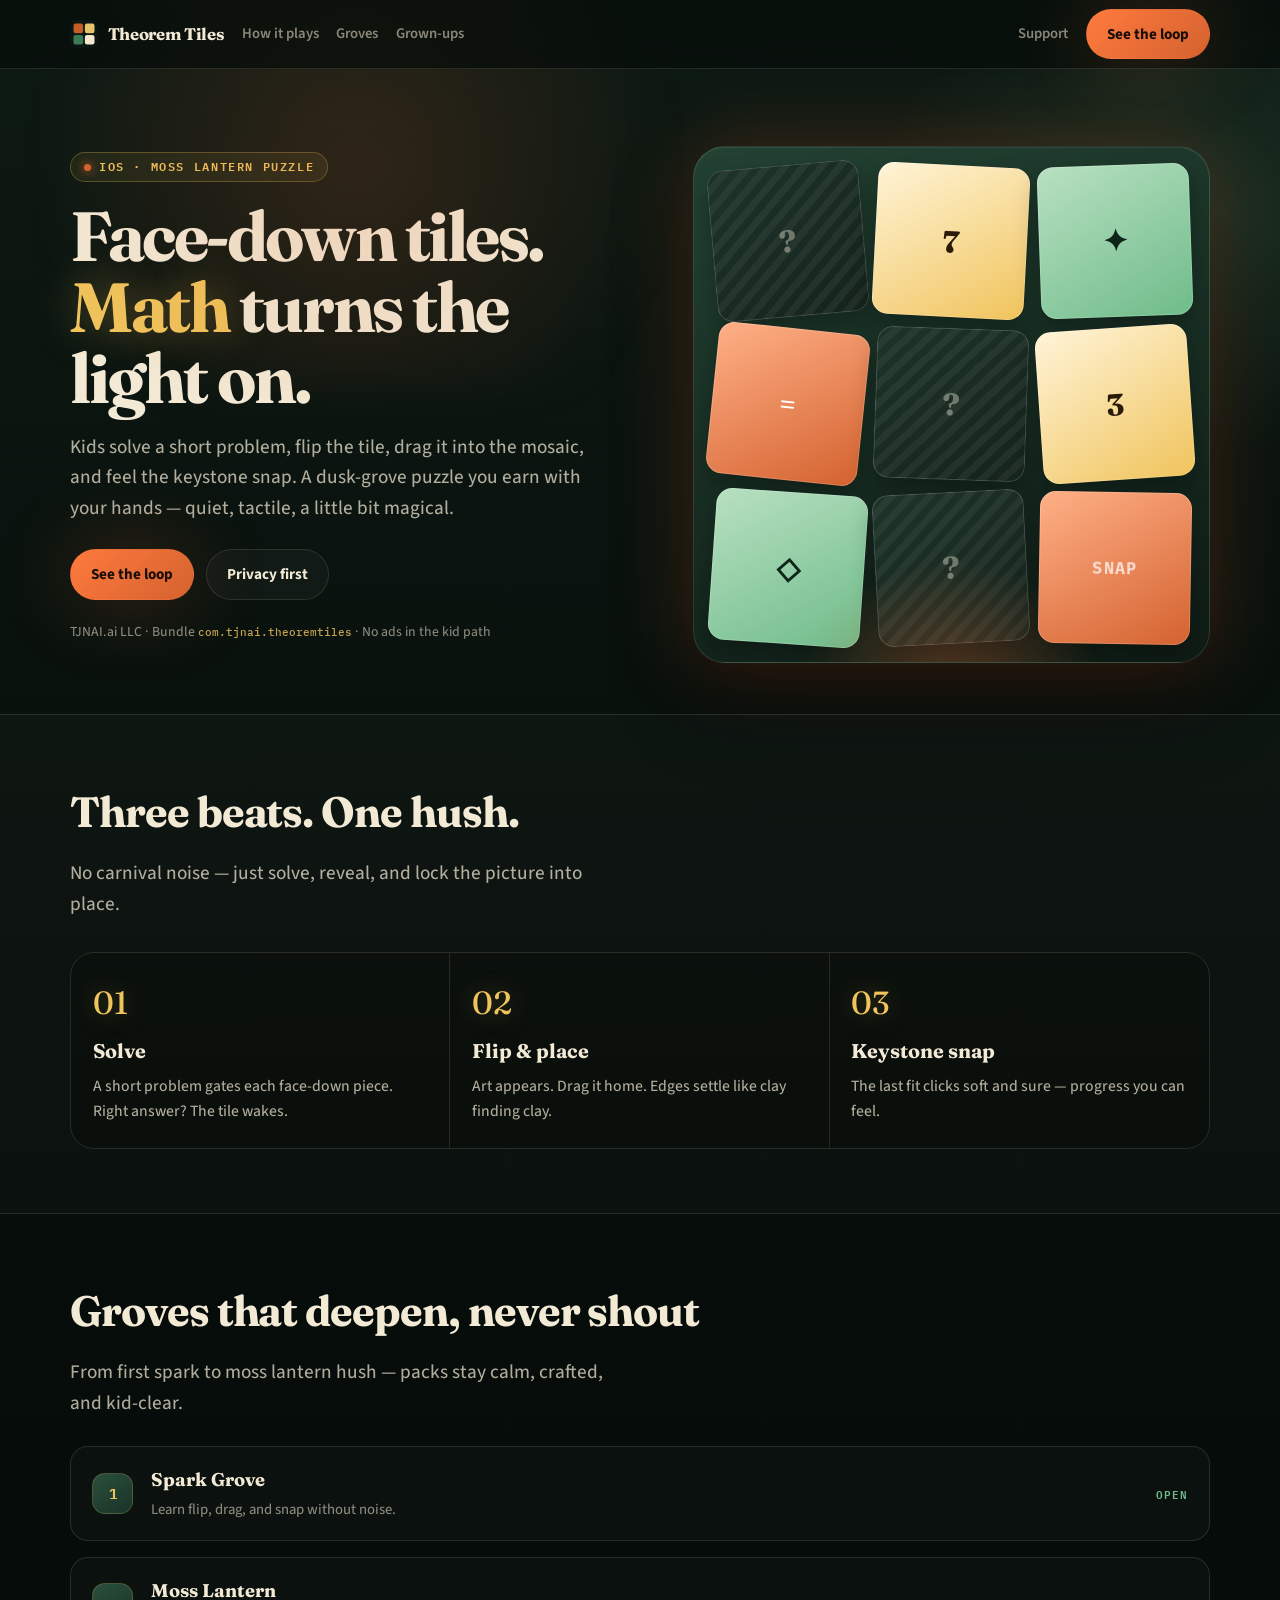
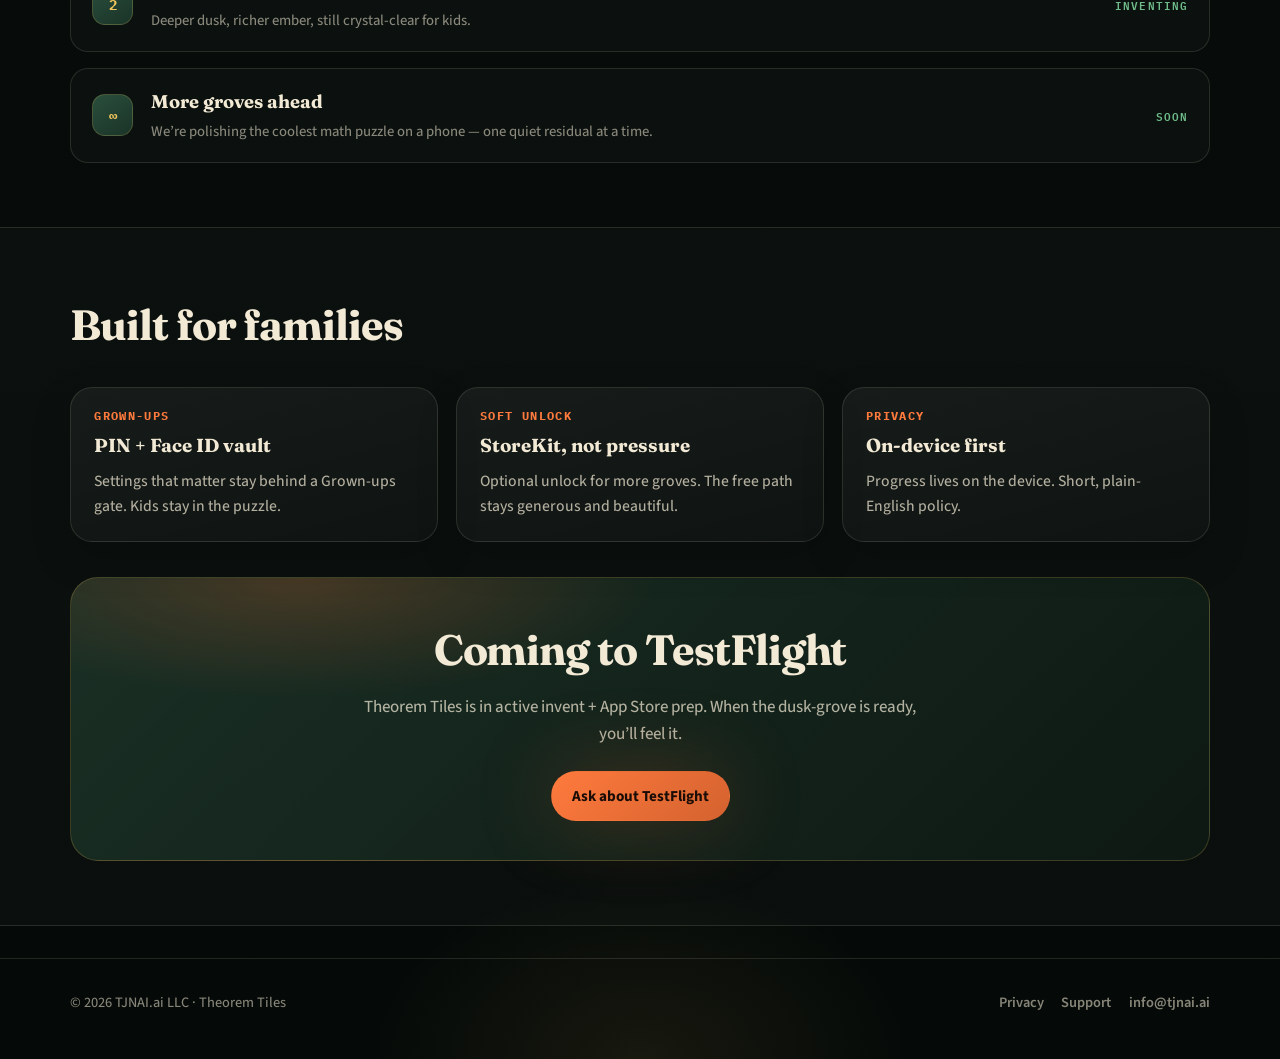
<file: index.html>
<!DOCTYPE html>
<html lang="en">
<head>
<meta charset="utf-8">
<meta name="viewport" content="width=device-width, initial-scale=1">
<title>Theorem Tiles — math that flips the picture</title>
<meta name="description" content="A quiet iOS mosaic puzzle. Every tile starts face-down. Solve the math, flip it over, drag it home, snap the keystone.">
<link rel="canonical" href="https://theoremtiles.app/">
<meta property="og:type" content="website">
<meta property="og:site_name" content="Theorem Tiles">
<meta property="og:title" content="Theorem Tiles — math that flips the picture">
<meta property="og:description" content="Solve → flip → drag → snap. A dusk-grove mosaic powered by real math.">
<meta property="og:url" content="https://theoremtiles.app/">
<meta name="theme-color" content="#070d0a">
<link rel="icon" href="/assets/favicon.svg">
<link rel="preconnect" href="https://fonts.googleapis.com">
<link rel="preconnect" href="https://fonts.gstatic.com" crossorigin>
<link href="https://fonts.googleapis.com/css2?family=Fraunces:opsz,wght@9..144,600;9..144,700&family=IBM+Plex+Mono:wght@500;600&family=Source+Sans+3:wght@450;500;600;700;800&display=swap" rel="stylesheet">
<link rel="stylesheet" href="/assets/site.css">
</head>
<body>
<nav class="nav"><div class="wrap">
  <a class="brand" href="/"><svg width="28" height="28" viewBox="0 0 64 64" aria-hidden="true"><rect width="64" height="64" rx="16" fill="#0B1612"/><rect x="8" y="8" width="22" height="22" rx="5" fill="#C45C26"/><rect x="34" y="8" width="22" height="22" rx="5" fill="#E8C56A"/><rect x="8" y="34" width="22" height="22" rx="5" fill="#3D7A56"/><rect x="34" y="34" width="22" height="22" rx="5" fill="#F4E8D0"/></svg>Theorem Tiles</a>
  <a class="hide-sm" href="#play">How it plays</a>
  <a class="hide-sm" href="#groves">Groves</a>
  <a class="hide-sm" href="#grownups">Grown-ups</a>
  <span class="spacer"></span>
  <a href="/support/">Support</a>
  <a class="btn btn-primary" href="#play">See the loop</a>
</div></nav>

<header class="hero wrap">
  <div>
    <div class="eyebrow">iOS · Moss Lantern puzzle</div>
    <h1>Face-down tiles. <span class="glow">Math</span> turns the light on.</h1>
    <p class="lede">Kids solve a short problem, flip the tile, drag it into the mosaic, and feel the keystone snap. A dusk-grove puzzle you earn with your hands — quiet, tactile, a little bit magical.</p>
    <div class="hero-actions">
      <a class="btn btn-primary" href="#play">See the loop</a>
      <a class="btn btn-ghost" href="/privacy/">Privacy first</a>
    </div>
    <p class="fine">TJNAI.ai LLC · Bundle <code>com.tjnai.theoremtiles</code> · No ads in the kid path</p>
  </div>
  <div class="stage" aria-hidden="true">
    <div class="tile back" style="--r:-5deg;--d:.05s">?</div>
    <div class="tile face" style="--r:3deg;--d:.25s">7</div>
    <div class="tile moss" style="--r:-2deg;--d:.15s">✦</div>
    <div class="tile clay" style="--r:6deg;--d:.4s">=</div>
    <div class="tile back" style="--r:2deg;--d:.1s">?</div>
    <div class="tile face" style="--r:-4deg;--d:.35s">3</div>
    <div class="tile moss" style="--r:4deg;--d:.2s">◇</div>
    <div class="tile back" style="--r:-3deg;--d:.45s">?</div>
    <div class="tile clay" style="--r:1deg;--d:0s"><span class="mark">SNAP</span></div>
  </div>
</header>

<section class="section band" id="play">
  <div class="wrap">
    <h2>Three beats. One hush.</h2>
    <p class="lede">No carnival noise — just solve, reveal, and lock the picture into place.</p>
    <div class="loop-rail">
      <div class="beat">
        <div class="glyph">01</div>
        <h3 style="margin:.2rem 0 .4rem;font-family:var(--display);color:var(--cream)">Solve</h3>
        <p style="margin:0;color:var(--mist);font-size:.98rem">A short problem gates each face-down piece. Right answer? The tile wakes.</p>
      </div>
      <div class="beat">
        <div class="glyph">02</div>
        <h3 style="margin:.2rem 0 .4rem;font-family:var(--display);color:var(--cream)">Flip &amp; place</h3>
        <p style="margin:0;color:var(--mist);font-size:.98rem">Art appears. Drag it home. Edges settle like clay finding clay.</p>
      </div>
      <div class="beat">
        <div class="glyph">03</div>
        <h3 style="margin:.2rem 0 .4rem;font-family:var(--display);color:var(--cream)">Keystone snap</h3>
        <p style="margin:0;color:var(--mist);font-size:.98rem">The last fit clicks soft and sure — progress you can feel.</p>
      </div>
    </div>
  </div>
</section>

<section class="section" id="groves">
  <div class="wrap">
    <h2>Groves that deepen, never shout</h2>
    <p class="lede">From first spark to moss lantern hush — packs stay calm, crafted, and kid-clear.</p>
    <div class="grove-list">
      <div class="grove">
        <div class="badge">1</div>
        <div>
          <h3>Spark Grove</h3>
          <p>Learn flip, drag, and snap without noise.</p>
        </div>
        <div class="tag">Open</div>
      </div>
      <div class="grove">
        <div class="badge">2</div>
        <div>
          <h3>Moss Lantern</h3>
          <p>Deeper dusk, richer ember, still crystal-clear for kids.</p>
        </div>
        <div class="tag">Inventing</div>
      </div>
      <div class="grove">
        <div class="badge">∞</div>
        <div>
          <h3>More groves ahead</h3>
          <p>We’re polishing the coolest math puzzle on a phone — one quiet residual at a time.</p>
        </div>
        <div class="tag">Soon</div>
      </div>
    </div>
  </div>
</section>

<section class="section band" id="grownups">
  <div class="wrap">
    <h2>Built for families</h2>
    <div class="grid3">
      <article class="card"><div class="n">GROWN-UPS</div><h3>PIN + Face ID vault</h3><p>Settings that matter stay behind a Grown-ups gate. Kids stay in the puzzle.</p></article>
      <article class="card"><div class="n">SOFT UNLOCK</div><h3>StoreKit, not pressure</h3><p>Optional unlock for more groves. The free path stays generous and beautiful.</p></article>
      <article class="card"><div class="n">PRIVACY</div><h3>On-device first</h3><p>Progress lives on the device. Short, plain-English policy.</p></article>
    </div>
    <div class="cta-band" style="margin-top:2.2rem">
      <h2>Coming to TestFlight</h2>
      <p>Theorem Tiles is in active invent + App Store prep. When the dusk-grove is ready, you’ll feel it.</p>
      <a class="btn btn-primary" href="mailto:info@tjnai.ai?subject=Theorem%20Tiles%20TestFlight">Ask about TestFlight</a>
    </div>
  </div>
</section>

<footer><div class="wrap">
  <div>© <span id="y"></span> TJNAI.ai LLC · Theorem Tiles</div>
  <div style="display:flex;gap:1.1rem;flex-wrap:wrap">
    <a href="/privacy/">Privacy</a>
    <a href="/support/">Support</a>
    <a href="mailto:info@tjnai.ai">info@tjnai.ai</a>
  </div>
</div></footer>
<script>document.getElementById('y').textContent=new Date().getFullYear()</script>
</body>
</html>
</file>
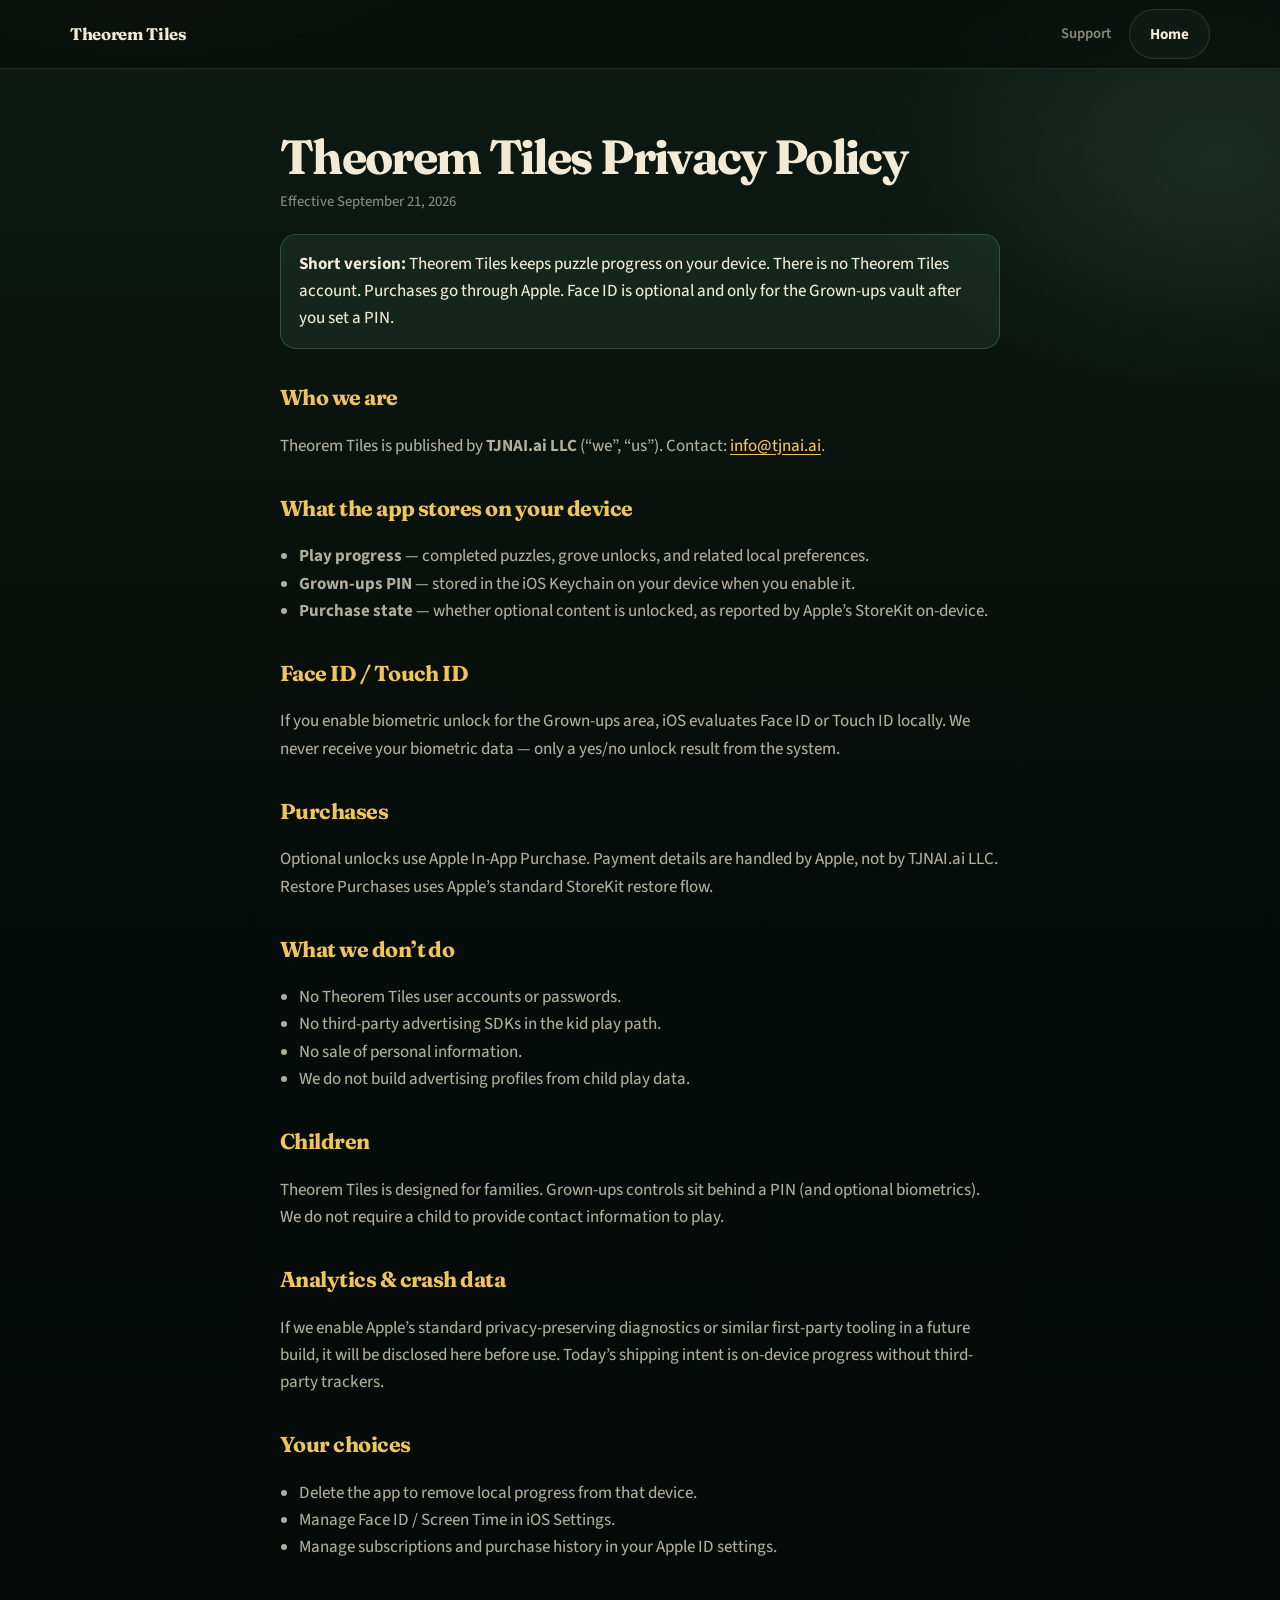
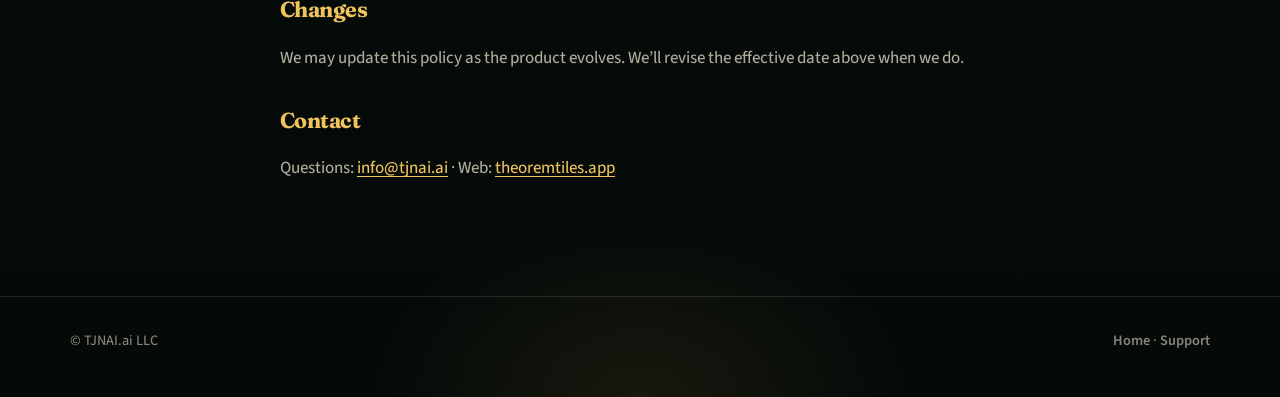
<file: privacy/index.html>
<!DOCTYPE html>
<html lang="en">
<head>
<meta charset="utf-8">
<meta name="viewport" content="width=device-width, initial-scale=1">
<title>Privacy Policy — Theorem Tiles</title>
<meta name="description" content="How Theorem Tiles handles data: on-device progress, optional Face ID for Grown-ups, StoreKit purchases via Apple.">
<link rel="canonical" href="https://theoremtiles.app/privacy/">
<meta name="theme-color" content="#070d0a">
<link rel="icon" href="/assets/favicon.svg">
<link rel="preconnect" href="https://fonts.googleapis.com">
<link rel="preconnect" href="https://fonts.gstatic.com" crossorigin>
<link href="https://fonts.googleapis.com/css2?family=Fraunces:opsz,wght@9..144,600;9..144,700&family=IBM+Plex+Mono:wght@500;600&family=Source+Sans+3:wght@450;500;600;700;800&display=swap" rel="stylesheet">
<link rel="stylesheet" href="/assets/site.css">
</head>
<body>
<nav class="nav"><div class="wrap">
  <a class="brand" href="/">Theorem Tiles</a>
  <span class="spacer"></span>
  <a href="/support/">Support</a>
  <a class="btn btn-ghost" href="/">Home</a>
</div></nav>
<main class="section"><div class="wrap prose">
  <h1>Theorem Tiles Privacy Policy</h1>
  <p class="updated">Effective September 21, 2026</p>
  <div class="tldr"><strong>Short version:</strong> Theorem Tiles keeps puzzle progress on your device. There is no Theorem Tiles account. Purchases go through Apple. Face ID is optional and only for the Grown-ups vault after you set a PIN.</div>

  <h2>Who we are</h2>
  <p>Theorem Tiles is published by <strong>TJNAI.ai LLC</strong> (“we”, “us”). Contact: <a href="mailto:info@tjnai.ai">info@tjnai.ai</a>.</p>

  <h2>What the app stores on your device</h2>
  <ul>
    <li><strong>Play progress</strong> — completed puzzles, grove unlocks, and related local preferences.</li>
    <li><strong>Grown-ups PIN</strong> — stored in the iOS Keychain on your device when you enable it.</li>
    <li><strong>Purchase state</strong> — whether optional content is unlocked, as reported by Apple’s StoreKit on-device.</li>
  </ul>

  <h2>Face ID / Touch ID</h2>
  <p>If you enable biometric unlock for the Grown-ups area, iOS evaluates Face ID or Touch ID locally. We never receive your biometric data — only a yes/no unlock result from the system.</p>

  <h2>Purchases</h2>
  <p>Optional unlocks use Apple In-App Purchase. Payment details are handled by Apple, not by TJNAI.ai LLC. Restore Purchases uses Apple’s standard StoreKit restore flow.</p>

  <h2>What we don’t do</h2>
  <ul>
    <li>No Theorem Tiles user accounts or passwords.</li>
    <li>No third-party advertising SDKs in the kid play path.</li>
    <li>No sale of personal information.</li>
    <li>We do not build advertising profiles from child play data.</li>
  </ul>

  <h2>Children</h2>
  <p>Theorem Tiles is designed for families. Grown-ups controls sit behind a PIN (and optional biometrics). We do not require a child to provide contact information to play.</p>

  <h2>Analytics &amp; crash data</h2>
  <p>If we enable Apple’s standard privacy-preserving diagnostics or similar first-party tooling in a future build, it will be disclosed here before use. Today’s shipping intent is on-device progress without third-party trackers.</p>

  <h2>Your choices</h2>
  <ul>
    <li>Delete the app to remove local progress from that device.</li>
    <li>Manage Face ID / Screen Time in iOS Settings.</li>
    <li>Manage subscriptions and purchase history in your Apple ID settings.</li>
  </ul>

  <h2>Changes</h2>
  <p>We may update this policy as the product evolves. We’ll revise the effective date above when we do.</p>

  <h2>Contact</h2>
  <p>Questions: <a href="mailto:info@tjnai.ai">info@tjnai.ai</a> · Web: <a href="https://theoremtiles.app/">theoremtiles.app</a></p>
</div></main>
<footer><div class="wrap">
  <div>© TJNAI.ai LLC</div>
  <div><a href="/">Home</a> · <a href="/support/">Support</a></div>
</div></footer>
</body>
</html>
</file>
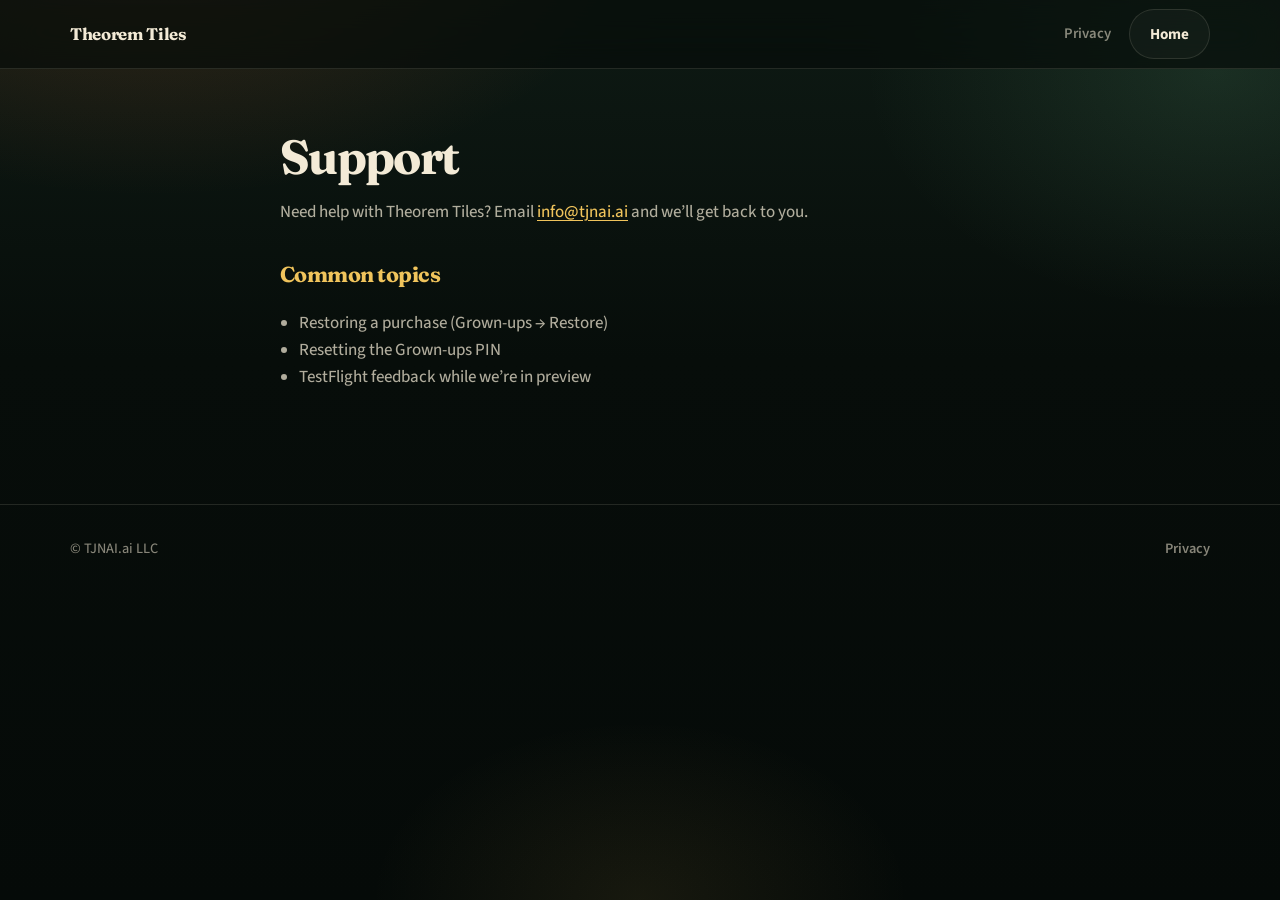
<file: support/index.html>
<!DOCTYPE html>
<html lang="en">
<head>
<meta charset="utf-8">
<meta name="viewport" content="width=device-width, initial-scale=1">
<title>Support — Theorem Tiles</title>
<meta name="description" content="Support for Theorem Tiles by TJNAI.ai LLC.">
<link rel="canonical" href="https://theoremtiles.app/support/">
<meta name="theme-color" content="#070d0a">
<link rel="icon" href="/assets/favicon.svg">
<link rel="preconnect" href="https://fonts.googleapis.com">
<link rel="preconnect" href="https://fonts.gstatic.com" crossorigin>
<link href="https://fonts.googleapis.com/css2?family=Fraunces:opsz,wght@9..144,600;9..144,700&family=IBM+Plex+Mono:wght@500;600&family=Source+Sans+3:wght@450;500;600;700;800&display=swap" rel="stylesheet">
<link rel="stylesheet" href="/assets/site.css">
</head>
<body>
<nav class="nav"><div class="wrap">
  <a class="brand" href="/">Theorem Tiles</a>
  <span class="spacer"></span>
  <a href="/privacy/">Privacy</a>
  <a class="btn btn-ghost" href="/">Home</a>
</div></nav>
<main class="section"><div class="wrap prose">
  <h1>Support</h1>
  <p>Need help with Theorem Tiles? Email <a href="mailto:info@tjnai.ai">info@tjnai.ai</a> and we’ll get back to you.</p>
  <h2>Common topics</h2>
  <ul>
    <li>Restoring a purchase (Grown-ups → Restore)</li>
    <li>Resetting the Grown-ups PIN</li>
    <li>TestFlight feedback while we’re in preview</li>
  </ul>
</div></main>
<footer><div class="wrap"><div>© TJNAI.ai LLC</div><div><a href="/privacy/">Privacy</a></div></div></footer>
</body>
</html>
</file>
<file: assets/site.css>
:root{
  --void:#070d0a;
  --grove:#0e1a14;
  --moss:#1a3328;
  --moss-mid:#2a4f3c;
  --leaf:#6fbc8a;
  --ember:#d4622f;
  --ember-hot:#ff7a3d;
  --lantern:#f0c45c;
  --cream:#f3ead6;
  --mist:rgba(243,234,214,.72);
  --muted:rgba(243,234,214,.55);
  --line:rgba(243,234,214,.12);
  --glow:0 0 80px rgba(212,98,47,.28);
  --font:"Source Sans 3",system-ui,-apple-system,sans-serif;
  --display:"Fraunces",Georgia,serif;
  --mono:"IBM Plex Mono",ui-monospace,monospace;
}
*{box-sizing:border-box}
html{scroll-behavior:smooth}
body{
  margin:0;color:var(--cream);background:var(--void);
  font:450 17px/1.6 var(--font);-webkit-font-smoothing:antialiased;
  background-image:
    radial-gradient(900px 520px at 12% -10%,rgba(212,98,47,.22),transparent 55%),
    radial-gradient(700px 480px at 95% 8%,rgba(111,188,138,.14),transparent 50%),
    radial-gradient(600px 400px at 50% 100%,rgba(240,196,92,.08),transparent 45%),
    linear-gradient(180deg,var(--grove),var(--void) 40%,#050a08);
  min-height:100vh;
}
a{color:var(--lantern);text-underline-offset:3px}
a:hover{color:var(--cream)}
.wrap{width:min(1140px,calc(100% - 2.4rem));margin-inline:auto}

/* NAV */
.nav{
  position:sticky;top:0;z-index:40;
  backdrop-filter:blur(18px) saturate(1.2);
  background:rgba(7,13,10,.72);
  border-bottom:1px solid var(--line);
}
.nav .wrap{display:flex;align-items:center;gap:1.1rem;min-height:68px;flex-wrap:wrap}
.brand{
  display:flex;align-items:center;gap:.6rem;
  font-family:var(--display);font-weight:700;font-size:1.05rem;
  color:var(--cream);text-decoration:none;letter-spacing:-.02em;
}
.nav a:not(.brand):not(.btn){color:var(--muted);text-decoration:none;font-size:.92rem;font-weight:600}
.nav a:not(.brand):not(.btn):hover{color:var(--cream)}
.spacer{flex:1}

.btn{
  display:inline-flex;align-items:center;justify-content:center;gap:.45rem;
  border-radius:999px;padding:.75rem 1.25rem;font-weight:700;font-size:.95rem;
  text-decoration:none;border:1.5px solid transparent;transition:transform .15s ease,background .15s,border-color .15s;
}
.btn:active{transform:translateY(1px)}
.btn-primary{
  background:linear-gradient(135deg,var(--ember-hot),var(--ember));
  color:#1a0c06;box-shadow:var(--glow);
}
.btn-primary:hover{filter:brightness(1.06);color:#1a0c06}
.btn-ghost{
  border-color:var(--line);color:var(--cream);
  background:rgba(255,255,255,.03);
}
.btn-ghost:hover{border-color:rgba(240,196,92,.45);color:var(--lantern)}

/* HERO */
.hero{
  padding:4.8rem 0 3.2rem;
  display:grid;grid-template-columns:1.05fr .95fr;gap:3.2rem;align-items:center;
  position:relative;
}
.hero::before{
  content:"";position:absolute;inset:-20% 40% auto -10%;height:70%;
  background:radial-gradient(circle,rgba(212,98,47,.18),transparent 70%);
  pointer-events:none;filter:blur(20px);
}
@media(max-width:900px){
  .hero{grid-template-columns:1fr;padding-top:2.6rem}
  .hide-sm{display:none!important}
}
.eyebrow{
  display:inline-flex;align-items:center;gap:.5rem;
  font:600 .72rem/1 var(--mono);letter-spacing:.14em;text-transform:uppercase;
  color:var(--lantern);background:rgba(240,196,92,.08);
  border:1px solid rgba(240,196,92,.28);padding:.5rem .8rem;border-radius:999px;margin-bottom:1.2rem;
}
.eyebrow::before{
  content:"";width:.45rem;height:.45rem;border-radius:50%;
  background:var(--ember);box-shadow:0 0 10px var(--ember);
  animation:pulse 2.4s ease-in-out infinite;
}
@keyframes pulse{0%,100%{opacity:1}50%{opacity:.35}}
h1{
  font-family:var(--display);font-weight:700;letter-spacing:-.035em;line-height:1.02;
  margin:0 0 1.1rem;font-size:clamp(2.6rem,6.2vw,4.35rem);color:var(--cream);
}
h1 .glow{color:var(--lantern);text-shadow:0 0 40px rgba(240,196,92,.35)}
.lede{font-size:1.2rem;color:var(--mist);max-width:34rem;margin:0 0 1.6rem}
.hero-actions{display:flex;flex-wrap:wrap;gap:.75rem;margin-bottom:1.3rem}
.fine{font-size:.86rem;color:var(--muted)}
.fine code{font-family:var(--mono);font-size:.82em;color:rgba(240,196,92,.8)}

/* MOSAIC STAGE */
.stage{
  position:relative;aspect-ratio:1;border-radius:32px;padding:1.15rem;
  background:
    linear-gradient(160deg,rgba(42,79,60,.55),rgba(14,26,20,.95)),
    var(--moss);
  border:1px solid var(--line);
  box-shadow:var(--glow),0 40px 80px rgba(0,0,0,.45),inset 0 1px 0 rgba(255,255,255,.06);
  display:grid;grid-template-columns:repeat(3,1fr);gap:.7rem;
  overflow:hidden;
}
.stage::after{
  content:"";position:absolute;inset:auto 20% -30% 20%;height:50%;
  background:radial-gradient(ellipse,rgba(212,98,47,.35),transparent 70%);
  pointer-events:none;
}
.tile{
  position:relative;border-radius:16px;display:grid;place-items:center;
  font-family:var(--display);font-size:clamp(1.35rem,3vw,1.9rem);font-weight:700;
  transform:rotate(var(--r,0deg));
  animation:drift 6s ease-in-out infinite;animation-delay:var(--d,0s);
  box-shadow:0 12px 24px rgba(0,0,0,.28),inset 0 0 0 1px rgba(255,255,255,.18);
  transform-style:preserve-3d;
}
.tile.back{
  background:
    repeating-linear-gradient(-45deg,rgba(255,255,255,.05) 0 7px,transparent 7px 14px),
    linear-gradient(145deg,#1e3329,#15241d);
  color:rgba(243,234,214,.4);
}
.tile.face{background:linear-gradient(150deg,#fff4d8,var(--lantern));color:#2a1a08}
.tile.moss{background:linear-gradient(150deg,#b8e0c2,var(--leaf));color:#0e2418}
.tile.clay{background:linear-gradient(150deg,#ffb087,var(--ember));color:#fff}
.tile .mark{font-family:var(--mono);font-size:.55em;letter-spacing:.08em;opacity:.7}
@keyframes drift{
  0%,100%{transform:translateY(0) rotate(var(--r,0))}
  50%{transform:translateY(-7px) rotate(var(--r,0))}
}

/* SECTIONS */
.section{padding:4rem 0;position:relative}
.section.band{
  background:rgba(255,255,255,.02);
  border-block:1px solid var(--line);
}
.section h2{
  font-family:var(--display);font-size:clamp(1.85rem,3.6vw,2.65rem);
  margin:0 0 .7rem;color:var(--cream);letter-spacing:-.025em;
}
.section .lede{margin-bottom:0}
.grid3{display:grid;grid-template-columns:repeat(3,1fr);gap:1.1rem;margin-top:1.7rem}
@media(max-width:800px){.grid3{grid-template-columns:1fr}}
.card{
  background:linear-gradient(165deg,rgba(255,255,255,.05),rgba(255,255,255,.02));
  border:1px solid var(--line);border-radius:22px;padding:1.4rem 1.45rem;
  box-shadow:0 16px 40px rgba(0,0,0,.2);
  transition:border-color .2s,transform .2s;
}
.card:hover{border-color:rgba(240,196,92,.28);transform:translateY(-2px)}
.card .n{font:700 .72rem/1 var(--mono);color:var(--ember-hot);letter-spacing:.12em;margin-bottom:.6rem}
.card h3{margin:0 0 .45rem;font-size:1.18rem;color:var(--cream);font-family:var(--display)}
.card p{margin:0;color:var(--mist);font-size:.98rem}

.loop-rail{
  display:grid;grid-template-columns:repeat(3,1fr);gap:0;margin-top:2rem;
  border:1px solid var(--line);border-radius:24px;overflow:hidden;
}
.loop-rail .beat{
  padding:1.5rem 1.35rem;border-right:1px solid var(--line);
  background:rgba(0,0,0,.18);
}
.loop-rail .beat:last-child{border-right:0}
.loop-rail .beat .glyph{
  font-family:var(--display);font-size:2rem;color:var(--lantern);margin-bottom:.5rem;
  text-shadow:0 0 24px rgba(240,196,92,.35);
}
@media(max-width:800px){
  .loop-rail{grid-template-columns:1fr}
  .loop-rail .beat{border-right:0;border-bottom:1px solid var(--line)}
  .loop-rail .beat:last-child{border-bottom:0}
}

.grove-list{display:grid;gap:1rem;margin-top:1.7rem}
.grove{
  display:grid;grid-template-columns:auto 1fr auto;gap:1.1rem;align-items:center;
  padding:1.15rem 1.3rem;border-radius:18px;border:1px solid var(--line);
  background:rgba(255,255,255,.025);
}
.grove .badge{
  width:2.6rem;height:2.6rem;border-radius:13px;display:grid;place-items:center;
  background:linear-gradient(145deg,var(--moss-mid),var(--moss));
  color:var(--lantern);font-weight:800;font-family:var(--mono);font-size:.9rem;
  border:1px solid rgba(240,196,92,.2);
}
.grove h3{margin:0 0 .2rem;font-family:var(--display);font-size:1.15rem;color:var(--cream)}
.grove p{margin:0;color:var(--muted);font-size:.92rem}
.grove .tag{font:600 .7rem/1 var(--mono);letter-spacing:.1em;text-transform:uppercase;color:var(--leaf)}

.cta-band{
  margin:1rem 0 0;padding:2.4rem;border-radius:28px;
  background:
    radial-gradient(600px 200px at 20% 0%,rgba(212,98,47,.25),transparent 60%),
    linear-gradient(135deg,rgba(42,79,60,.5),rgba(14,26,20,.9));
  border:1px solid rgba(240,196,92,.2);
  text-align:center;
}
.cta-band h2{margin-bottom:.6rem}
.cta-band p{color:var(--mist);max-width:36rem;margin:0 auto 1.4rem}

/* PROSE (privacy/support) */
.prose{max-width:720px}
.prose h1{font-family:var(--display);font-size:clamp(2rem,4vw,3rem);color:var(--cream);margin:0 0 .5rem}
.prose h2{font-family:var(--display);font-size:1.35rem;margin:2rem 0 .55rem;color:var(--lantern)}
.prose .updated{color:var(--muted);font-size:.92rem;margin:0 0 1.25rem}
.prose p,.prose li{color:var(--mist)}
.prose ul{padding-left:1.2rem}
.tldr{
  background:rgba(111,188,138,.1);
  border:1px solid rgba(111,188,138,.28);
  border-radius:16px;padding:1rem 1.15rem;margin:0 0 1.5rem;color:var(--cream);
}

footer{
  border-top:1px solid var(--line);padding:2rem 0 2.8rem;
  color:var(--muted);font-size:.9rem;margin-top:2rem;
}
footer .wrap{display:flex;flex-wrap:wrap;gap:1rem;justify-content:space-between;align-items:center}
footer a{color:var(--muted);text-decoration:none;font-weight:600}
footer a:hover{color:var(--lantern)}

@media (prefers-reduced-motion:reduce){
  .tile,.eyebrow::before{animation:none!important}
}
</file>
